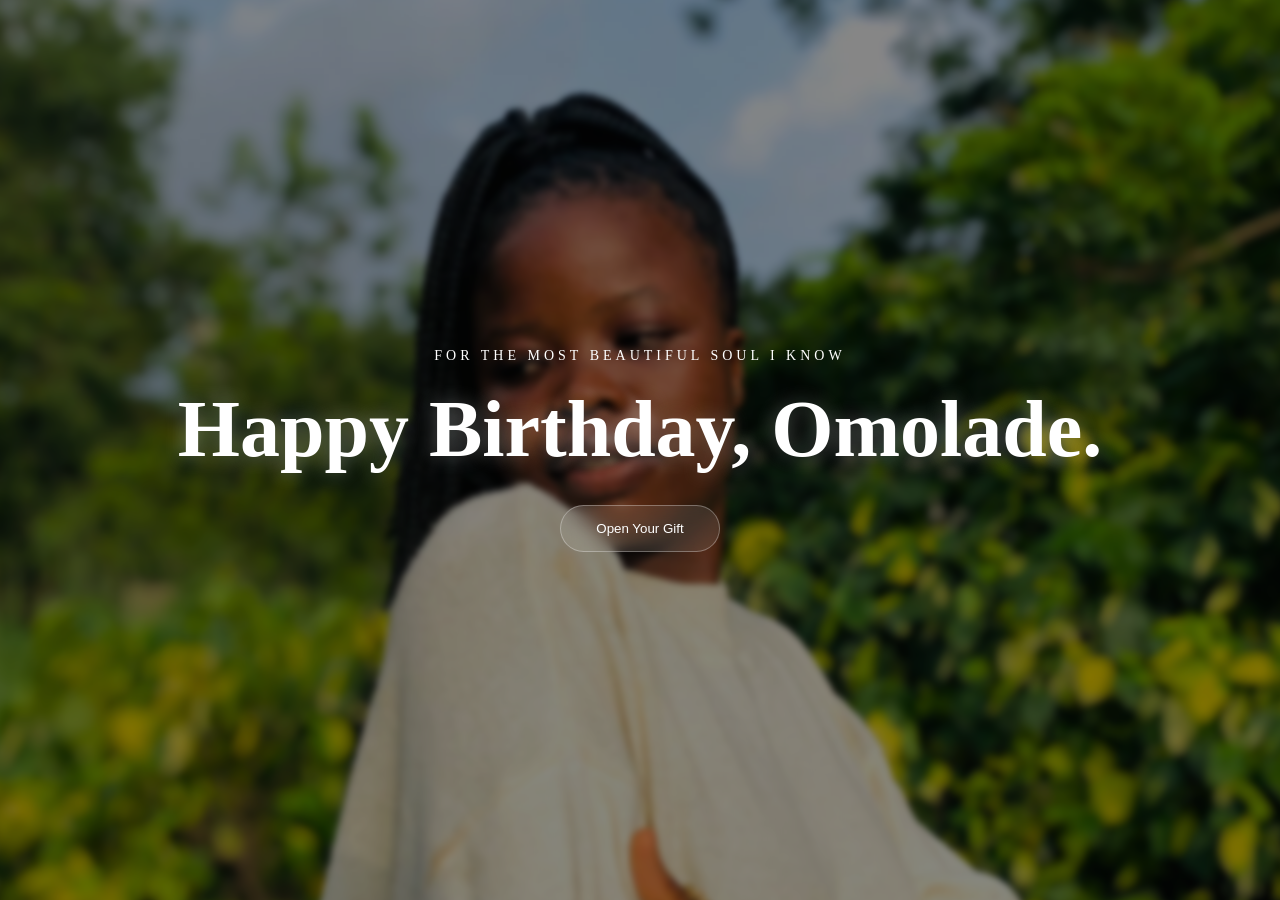
<file: index.html>
<!doctype html>
<html lang="en">
  <head>
    <meta charset="UTF-8" />
    <meta name="viewport" content="width=device-width, initial-scale=1.0" />
    <title>Happy birthday</title>
    <link rel="icon" type="image/x-icon" href="images/cake icon.jpg" />
    <link rel="stylesheet" href="style.css" />
  </head>

  <body>
    <section class="hero">
      <div>
        <p>For The Most Beautiful Soul I Know</p>
        <h1>Happy Birthday, Omolade.</h1>
        <button onclick="location.href = 'special.html'">Open Your Gift</button>
      </div>
    </section>
  </body>
</html>
</file>
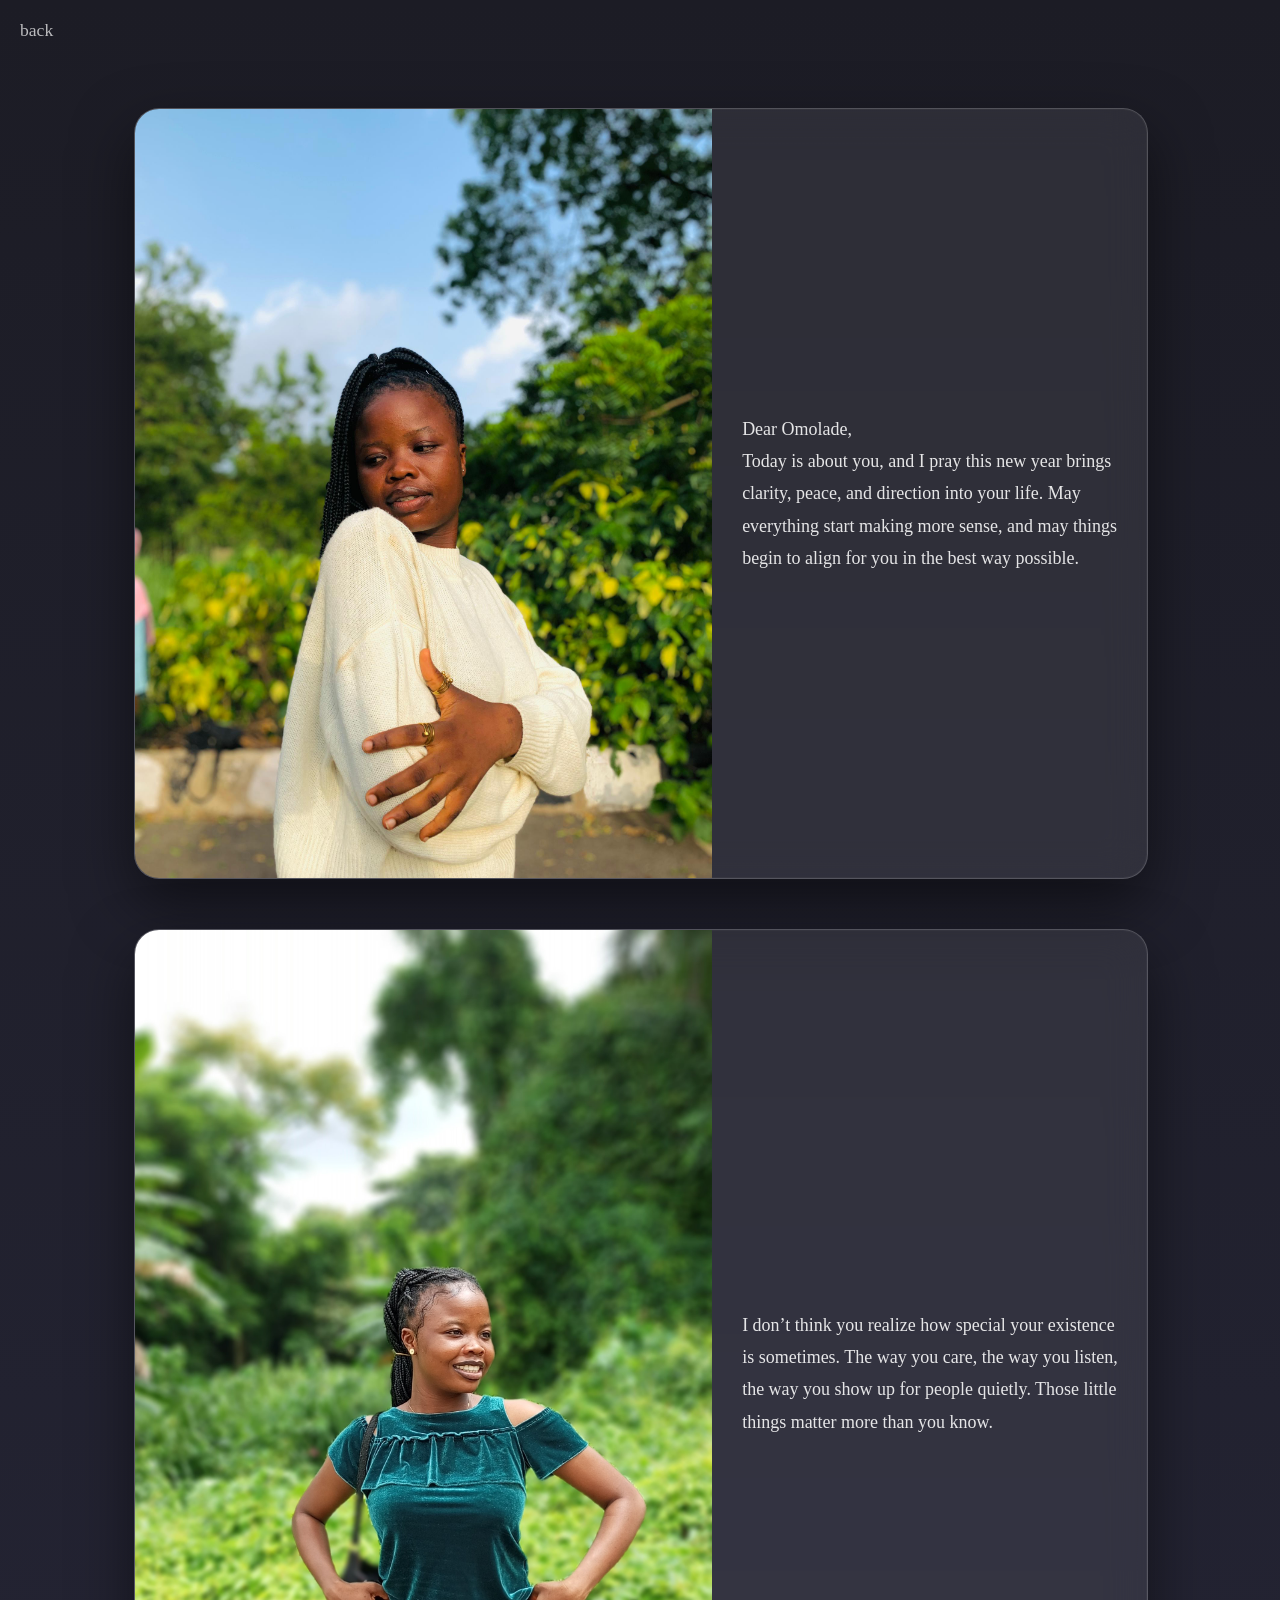
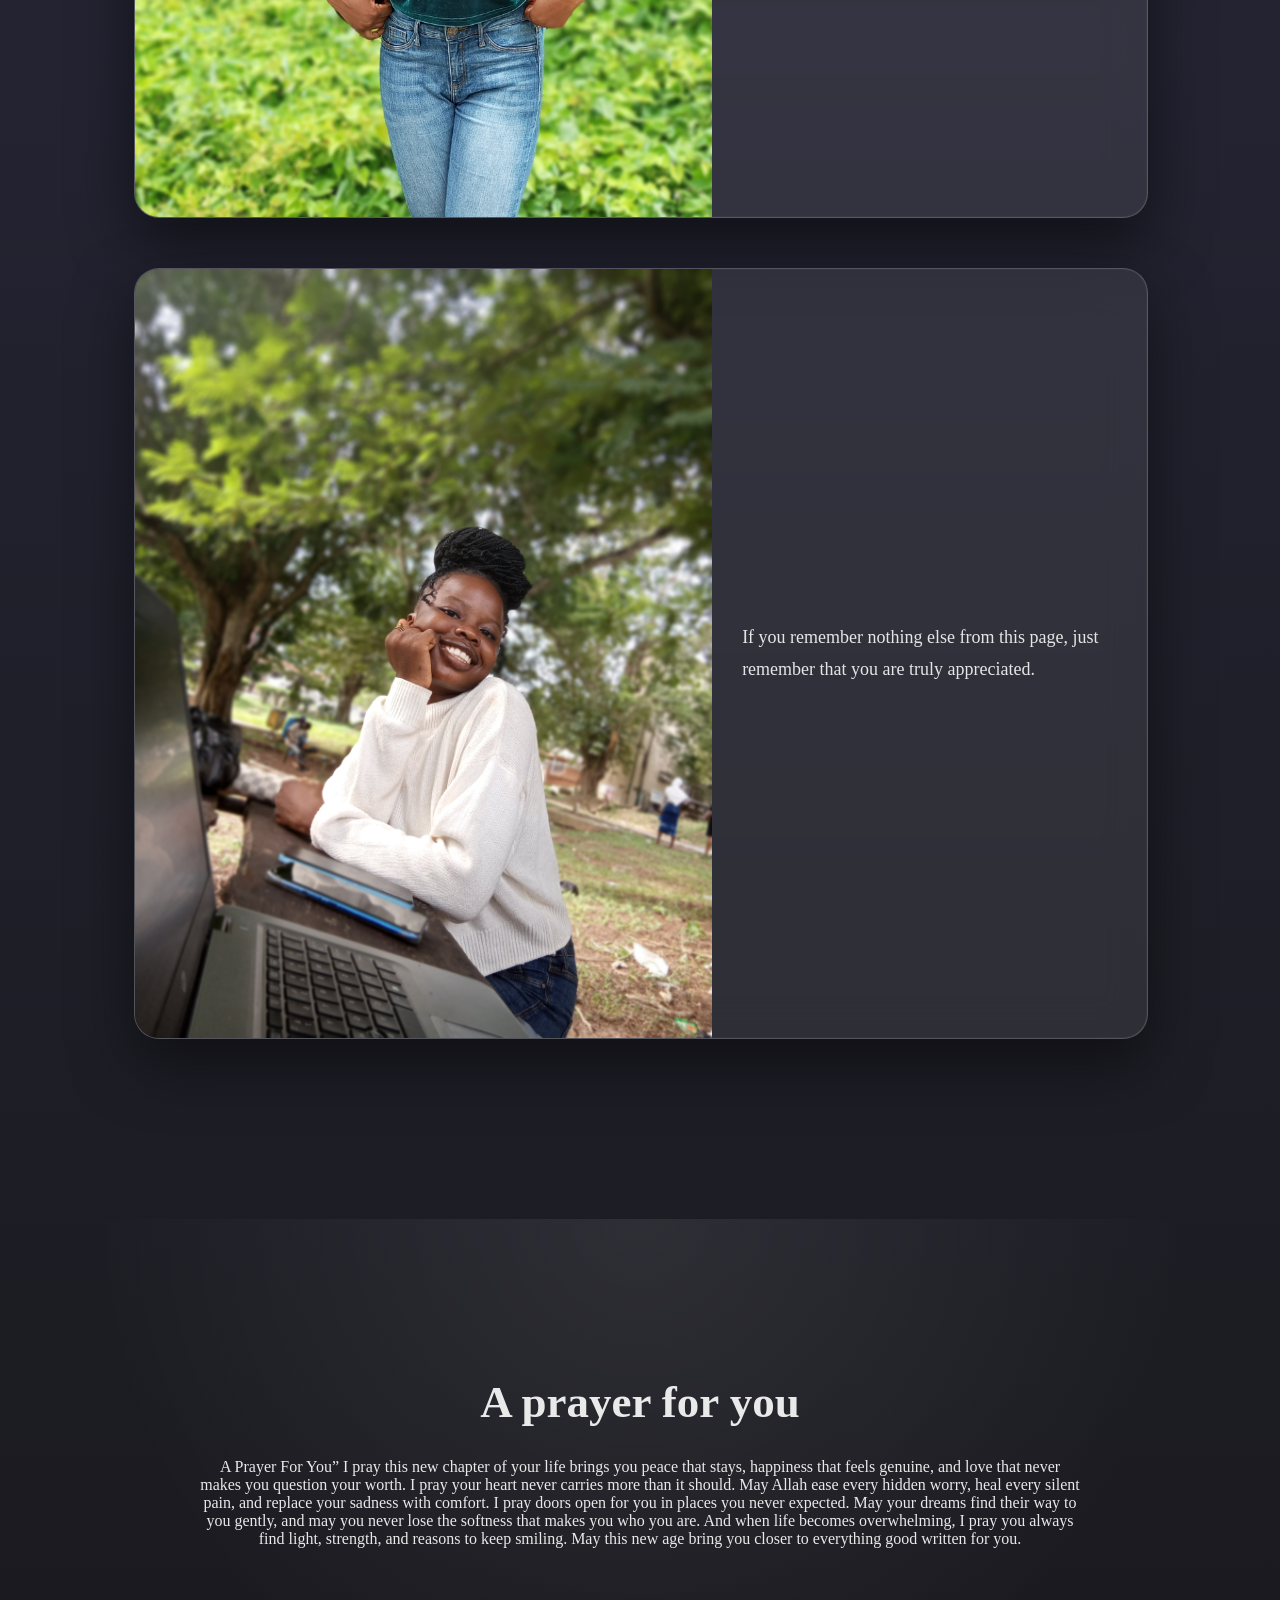
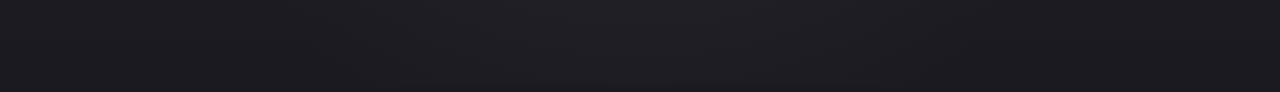
<file: special.html>
<!doctype html>
<html lang="en">
  <head>
    <meta charset="UTF-8" />
    <meta name="viewport" content="width=device-width, initial-scale=1.0" />
    <title>A special gift</title>
    <link rel="icon" type="image/x-icon" href="images/gift icon.jpg" />
    <link rel="stylesheet" href="special.css" />
  </head>
  <body>
    <a href="index.html" class="back-arrow">back</a>

    <section class="glassmorphism">
      <div class="card one">
        <div class="image">
          <img src="images/cute.jpg" alt="" />
        </div>

        <div class="card-text">
          <p>
            Dear Omolade, <br />
            Today is about you, and I pray this new year brings clarity, peace,
            and direction into your life. May everything start making more
            sense, and may things begin to align for you in the best way
            possible.
          </p>
        </div>
      </div>

      <div class="card two">
        <div class="image">
          <img src="images/mem1.jpg" alt="" />
        </div>

        <div class="card-text">
          <p>
            I don’t think you realize how special your existence is sometimes.
            The way you care, the way you listen, the way you show up for people
            quietly. Those little things matter more than you know.
          </p>
        </div>
      </div>

      <div class="card three">
        <div class="image">
          <img src="images/shine.jpg" alt="" />
        </div>

        <div class="card-text">
          <p>
            If you remember nothing else from this page, just remember that you
            are truly appreciated.
          </p>
        </div>
      </div>
    </section>

    <section class="prayer">
      <h2>A prayer for you</h2>
      <p>
        A Prayer For You” I pray this new chapter of your life brings you peace
        that stays, happiness that feels genuine, and love that never makes you
        question your worth. I pray your heart never carries more than it
        should. May Allah ease every hidden worry, heal every silent pain, and
        replace your sadness with comfort. I pray doors open for you in places
        you never expected. May your dreams find their way to you gently, and
        may you never lose the softness that makes you who you are. And when
        life becomes overwhelming, I pray you always find light, strength, and
        reasons to keep smiling. May this new age bring you closer to everything
        good written for you.
      </p>
    </section>
  </body>
</html>
</file>
<file: style.css>
*{
    margin: 0;
    padding: 0;
    box-sizing: border-box;
}

.hero{
    position: relative;
    height: 100vh;
    overflow: hidden;

    display: flex;
    justify-content: center;
    align-items: center;

    text-align: center;
    color: white;
}

.hero::before{
    content: "";
    position: absolute;
    inset: 0;

    background-image: url('images/cute.jpg');
    background-size: cover;
    background-position: center;

    filter: blur(3px);
    transform: scale(1.1);

    z-index: -2;
}

.hero::after{
    content: "";
    position: absolute;
    inset: 0;

    background: rgba(0,0,0,0.45);

    z-index: -1;
}

.hero div{
    z-index: 2;
    animation: fadeUp 2s ease;
}

.hero p{
    font-size: 14px;
    letter-spacing: 4px;
    text-transform: uppercase;
    margin-bottom: 20px;
}

.hero h1{
    font-size: 5rem;
    margin-bottom: 30px;

    text-shadow: 0 0 20px rgba(255,255,255,0.3);
}

.hero button{
    padding: 15px 35px;

    border: 1px solid rgba(255,255,255,0.3);

    background: rgba(255,255,255,0.1);

    color: white;

    border-radius: 50px;

    backdrop-filter: blur(10px);

    cursor: pointer;

    transition: 0.4s ease;
}

.hero button:hover{
    transform: scale(1.05);

    background: rgba(255,255,255,0.2);

    box-shadow: 0 0 20px rgba(255,255,255,0.3);
}
</file>
<file: special.css>
body{
     background: linear-gradient(
    180deg,
    #1c1c25,
    #232332,
    #1a1a1f
    )
}

.back-arrow {
    position: fixed;
    top: 20px;
    left: 20px;
    text-decoration: none;
    color: white; /* Or a color that matches your theme */
    font-family: serif;
    font-size: 1.1rem;
    z-index: 1000; /* Keeps it above the images */
    opacity: 0.7;
    transition: 0.3s;
}

.back-arrow:hover {
    opacity: 1;
}


.glassmorphism{
    padding: 100px 10%;
    display: flex;
    gap: 50px;
    flex-direction: column;
}


.card{
    display: flex;
    flex-direction: row;
    gap: 10px;
    width: 100%;
    min-height: 320px;

    border-radius: 25px;
    overflow: hidden;

    background: rgba(255, 255, 255, 0.08);
    backdrop-filter: blur(20px);
    border: 1px solid rgba(255, 255, 255, 0.18);
    -webkit-backdrop-filter: blur(20px);


    box-shadow:  0 25px 60px rgba(0,0,0,0.5),
    inset 0 0 0 1px rgba(255,255,255,0.03);
    transition: 0.4s ease;
    

}


.image img{
    width: 100%;
    height: 100%;
    object-fit: cover;
    display: block;
}

.image{
    flex: 1.2;
    width: 50%;
}

.card-text{
    flex: 0.8;
    width: 50%;
    padding: 20px;
    


    display: flex;
    align-items: center;
    color: rgba(255,255,255,0.88);;
    font-size: 18px;
    line-height: 1.8;
}


.prayer{
     margin-top: 80px;
  padding: 120px 15%;
  text-align: center;

  background: radial-gradient(
    circle at top,
    rgba(255,255,255,0.08),
    transparent 70%
  );

  color: rgba(255,255,255,0.9);

}

.prayer h2{
  font-size: 45px;
  margin-bottom: 30px;
}
</file>
